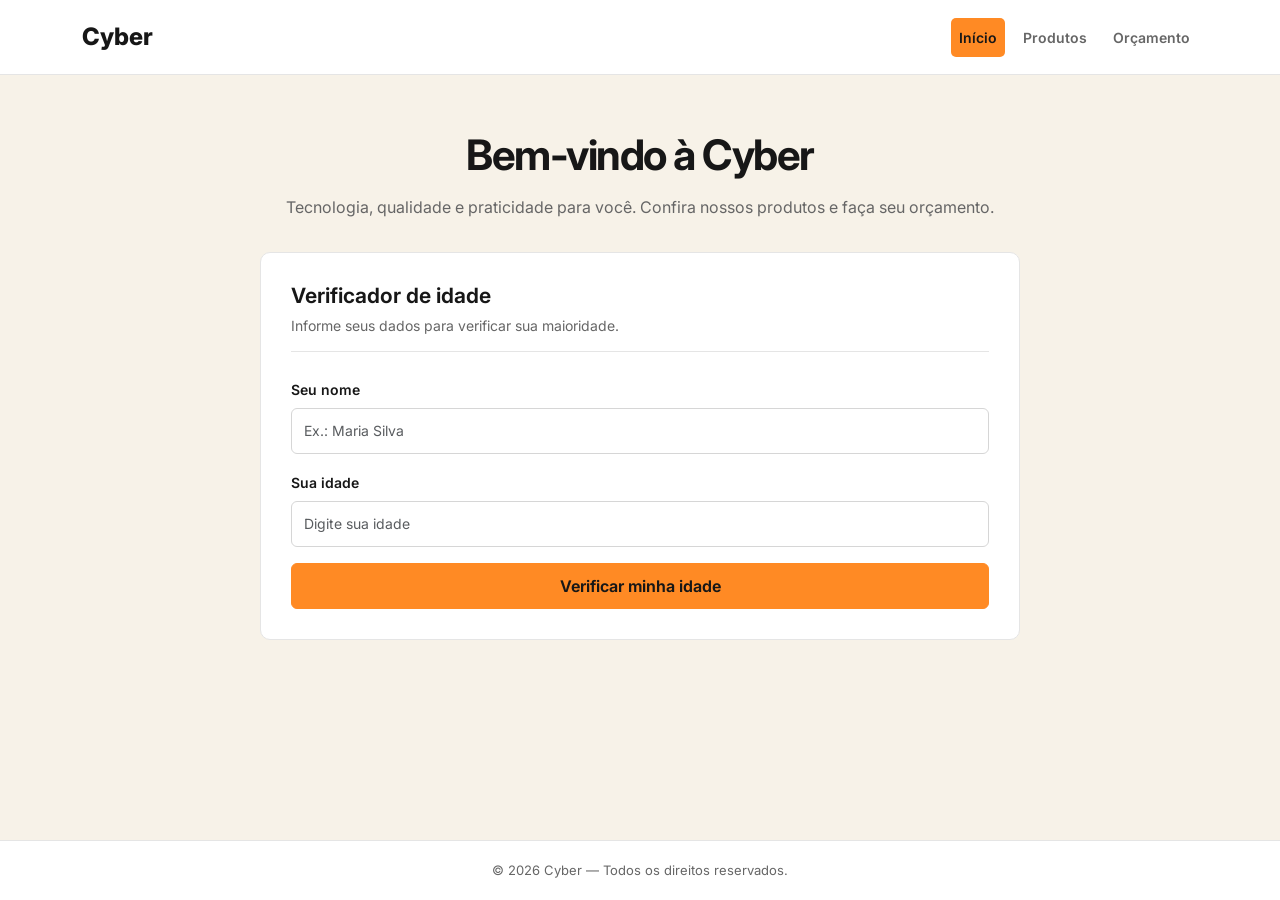
<file: index.html>
<!doctype html>
<html lang="pt-BR">
<head>
  <meta charset="UTF-8">
  <meta name="viewport" content="width=device-width, initial-scale=1.0">
  <meta name="description" content="Cyber - Loja de produtos de informática.">
  <title>Cyber — Início</title>

  <link
    href="https://cdn.jsdelivr.net/npm/bootstrap@5.3.8/dist/css/bootstrap.min.css"
    rel="stylesheet"
  >
  <link rel="stylesheet" href="assets/css/style.css">
  <script src="assets/js/script.js" defer></script>
</head>

<body>
  <nav class="navbar navbar-expand-md">
    <div class="container">
      <a class="navbar-brand" href="index.html">Cyber</a>

      <div class="navbar-nav">
        <a class="nav-link active" href="index.html">Início</a>
        <a class="nav-link" href="produtos.html">Produtos</a>
        <a class="nav-link" href="orcamento.html">Orçamento</a>
      </div>
    </div>
  </nav>

  <main class="container home-main">
    <section class="home-hero">
      <div class="home-intro">
        <h1>Bem-vindo à Cyber</h1>
        <p class="home-lead">
          Tecnologia, qualidade e praticidade para você.
          Confira nossos produtos e faça seu orçamento.
        </p>
      </div>

      <section class="content-card" aria-labelledby="titulo">
        <div class="section-heading">
          <h2 id="titulo">Verificador de idade</h2>
          <p>Informe seus dados para verificar sua maioridade.</p>
        </div>

        <form id="formulario">
          <div class="mb-3">
            <label for="nome" class="form-label">Seu nome</label>
            <input
              type="text"
              id="nome"
              class="form-control"
              placeholder="Ex.: Maria Silva"
              autocomplete="name"
              required
            >
          </div>

          <div class="mb-3">
            <label for="idade" class="form-label">Sua idade</label>
            <input
              type="number"
              id="idade"
              class="form-control"
              placeholder="Digite sua idade"
              min="0"
              step="1"
              required
            >
          </div>

          <button type="submit" class="btn btn-primary w-100">
            Verificar minha idade
          </button>
        </form>

        <div
          id="resultado"
          class="alert d-none mt-3"
          role="status"
          aria-live="polite"
        ></div>
      </section>
    </section>
  </main>

  <footer class="site-footer">
    <div class="container">
      <p>© 2026 Cyber — Todos os direitos reservados.</p>
    </div>
  </footer>
</body>
</html>
</file>
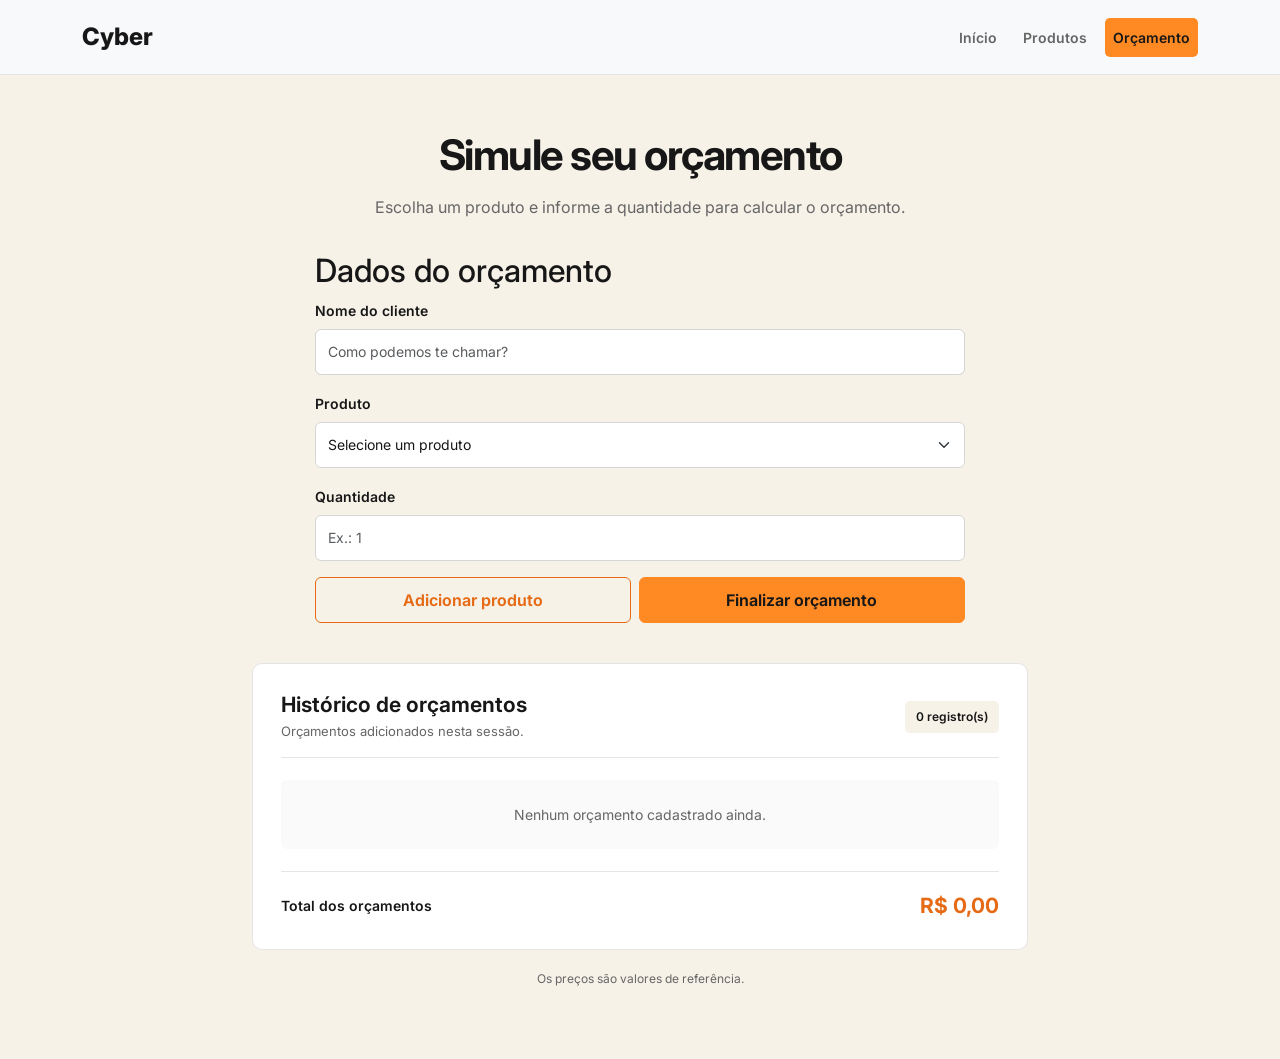
<file: orcamento.html>
<!doctype html>
<html lang="pt-BR">
  <head>
    <meta charset="UTF-8" />
    <meta name="viewport" content="width=device-width, initial-scale=1.0" />
    <title>Cyber — Simulador de Orçamento</title>

    <link
      href="https://cdn.jsdelivr.net/npm/bootstrap@5.3.8/dist/css/bootstrap.min.css"
      rel="stylesheet"
      integrity="sha384-sRIl4kxILFvY47J16cr9ZwB07vP4J8+LH7qKQnuqkuIAvNWLzeN8tE5YBujZqJLB"
      crossorigin="anonymous"
    />
    <link rel="stylesheet" href="assets/css/style.css" />
  </head>
  <body>
  <nav class="navbar navbar-expand-md bg-body-tertiary">
    <div class="container">
      <a class="navbar-brand" href="index.html">Cyber</a>
      <div class="navbar-nav">
        <a class="nav-link" href="index.html">Início</a>
        <a class="nav-link" href="produtos.html">Produtos</a>
        <a class="nav-link active" href="orcamento.html" aria-current="page">
          Orçamento
        </a>
      </div>
    </div>
  </nav>

  <main class="container budget-main">
    <header class="budget-heading">
      <h1>Simule seu orçamento</h1>
      <p>Escolha um produto e informe a quantidade para calcular o orçamento.</p>
    </header>

    <div class="budget-layout">
      <section class="budget-card" aria-labelledby="budget-form-title">
        <div class="budget-card-heading">
          <h2 id="budget-form-title">Dados do orçamento</h2>
        </div>

        <form id="formulario" novalidate>
          <div class="mb-3">
            <label for="nome" class="form-label">Nome do cliente</label>
            <input type="text" id="nome" class="form-control" placeholder="Como podemos te chamar?" autocomplete="name" required />
          </div>

          <div class="mb-3">
            <label for="produto" class="form-label">Produto</label>
            <select id="produto" class="form-select" required>
              <option value="" selected disabled>Selecione um produto</option>
            </select>
          </div>

          <div class="mb-3">
            <label for="quantidade" class="form-label">Quantidade</label>
            <input type="number" id="quantidade" class="form-control" placeholder="Ex.: 1" min="1" step="1" inputmode="numeric" required />
          </div>

          <div class="d-flex gap-2 mt-3">
            <button type="button" id="adicionarProduto" class="btn btn-outline-primary flex-grow-1">
              Adicionar produto
            </button>
            <button type="submit" class="btn btn-primary flex-grow-1">
              Finalizar orçamento
            </button>
          </div>
        </form>

        <div id="carrinhoResumo" class="quote-cart d-none" aria-live="polite">
          <div class="cart-heading">
            <h3>Produtos selecionados</h3>
            <span id="contadorCarrinho">0 itens</span>
          </div>

          <div id="listaCarrinho" class="cart-list"></div>

          <div class="cart-total">
            <span>Subtotal</span>
            <strong id="subtotalCarrinho">R$ 0,00</strong>
          </div>
        </div>

        <div id="resultado" class="alert d-none mt-3" role="status" aria-live="polite"></div>
      </section>

    </div>

    <section class="history-section" aria-labelledby="history-title">
      <div class="history-heading">
        <div>
          <h2 id="history-title">Histórico de orçamentos</h2>
          <p>Orçamentos adicionados nesta sessão.</p>
        </div>
        <span id="totalOrcamentos" class="history-count">0 registro(s)</span>
      </div>

      <div id="listaOrcamentos" class="history-list"></div>

      <div class="history-total">
        <span>Total dos orçamentos</span>
        <strong id="somaOrcamentos">R$ 0,00</strong>
      </div>
    </section>

    <p class="budget-disclaimer">Os preços são valores de referência.</p>
  </main>
   
    <script src="assets/js/orcamento.js"></script>
    <script
      src="https://cdn.jsdelivr.net/npm/bootstrap@5.3.8/dist/js/bootstrap.bundle.min.js"
      integrity="sha384-FKyoEForCGlyvwx9Hj09JcYn3nv7wiPVlz7YYwJrWVcXK/BmnVDxM+D2scQbITxI"
      crossorigin="anonymous"
    ></script>
  </body>
</html>
</file>
<file: assets/css/style.css>
@import url('https://fonts.googleapis.com/css2?family=Inter:wght@400;500;600;700;800&display=swap');

:root {
  --grafite: #171717;
  --laranja: #ff8a24;
  --laranja-escuro: #e66b16;
  --fundo: #f7f2e8;
  --branco: #ffffff;
  --texto: #333333;
  --texto-secundario: #666666;
  --borda: #e5e5e5;
}

* {
  box-sizing: border-box;
}

body {
  margin: 0;
  min-height: 100vh;
  display: flex;
  flex-direction: column;
  color: var(--grafite);
  background: var(--fundo);
  font-family: 'Inter', sans-serif;
}

/* NAVEGAÇÃO */

.navbar {
  padding: 14px 0;
  background: var(--branco);
  border-bottom: 1px solid var(--borda);
}

.navbar .container {
  display: flex;
  align-items: center;
  justify-content: space-between;
}

.navbar-brand {
  color: var(--grafite) !important;
  font-size: 24px;
  font-weight: 800;
}

.navbar-nav {
  display: flex;
  flex-direction: row;
  gap: 10px;
}

.navbar .nav-link {
  padding: 9px 12px;
  color: var(--texto-secundario);
  border-radius: 5px;
  font-size: 14px;
  font-weight: 600;
  transition: 0.2s;
}

.navbar .nav-link:hover,
.navbar .nav-link.active {
  color: var(--grafite);
  background: var(--laranja);
}

/* TÍTULOS */

h1,
h2,
h3 {
  color: var(--grafite);
}

.home-intro,
.catalog-heading,
.budget-heading {
  text-align: center;
}

.home-intro h1,
.catalog-heading h1,
.budget-heading h1 {
  margin-bottom: 14px;
  font-size: clamp(30px, 5vw, 42px);
  font-weight: 700;
  letter-spacing: -1.5px;
}

.home-lead,
.catalog-heading p,
.budget-heading p {
  color: var(--texto-secundario);
  font-size: 16px;
  line-height: 1.7;
}

/* CONTEÚDO PRINCIPAL */

.home-main,
.catalog-main,
.budget-main {
  flex: 1;
  width: min(100% - 32px, 1100px);
  margin: 0 auto;
  padding-top: 55px;
  padding-bottom: 55px;
}

.home-hero {
  max-width: 760px;
  margin: 0 auto;
}

.home-intro,
.budget-heading {
  margin-bottom: 30px;
}

.catalog-heading {
  margin-bottom: 32px;
}

/* FORMULÁRIOS E CARDS */

.content-card {
  padding: 30px;
  background: var(--branco);
  border: 1px solid var(--borda);
  border-radius: 10px;
}

.section-heading {
  margin-bottom: 25px;
  padding-bottom: 15px;
  border-bottom: 1px solid var(--borda);
}

.section-heading h2 {
  margin-bottom: 7px;
  font-size: 21px;
  font-weight: 650;
}

.section-heading p {
  margin: 0;
  color: var(--texto-secundario);
  font-size: 14px;
}

.form-label {
  color: var(--grafite);
  font-size: 14px;
  font-weight: 600;
}

.form-control,
.form-select {
  min-height: 46px;
  padding: 10px 12px;
  color: var(--grafite);
  background-color: var(--branco);
  border: 1px solid #d6d6d6;
  border-radius: 6px;
  font-family: inherit;
  font-size: 14px;
}

.form-control:focus,
.form-select:focus {
  border-color: var(--laranja-escuro);
  box-shadow: 0 0 0 4px rgb(230 107 22 / 15%);
}

/* BOTÕES */

.btn-primary {
  min-height: 46px;
  color: var(--grafite);
  background: var(--laranja);
  border: 1px solid var(--laranja);
  border-radius: 6px;
  font-weight: 650;
  transition: 0.2s;
}

.btn-primary:hover {
  color: var(--branco);
  background: var(--grafite);
  border-color: var(--grafite);
}

.btn:focus-visible {
  outline: 3px solid rgb(230 107 22 / 40%);
  outline-offset: 3px;
}

/* RESULTADOS */

#resultado {
  padding: 15px;
  border-radius: 7px;
  font-size: 14px;
  line-height: 1.6;
}

#resultado.alert-success {
  color: #166534;
  background: #f0fdf4;
  border-color: #bbf7d0;
}

#resultado.alert-danger {
  color: #991b1b;
  background: #fef2f2;
  border-color: #fecaca;
}

#resultado.alert-warning {
  color: #854d0e;
  background: #fefce8;
  border-color: #fde68a;
}

/* CATÁLOGO */

.filter-section {
  margin-bottom: 22px;
  padding: 22px;
  background: var(--branco);
  border: 1px solid var(--borda);
  border-radius: 9px;
}

.product-form-card {
  margin-bottom: 24px;
}

.product-form-card textarea.form-control {
  min-height: auto;
}

.product-preview {
  width: min(100%, 220px);
  height: 130px;
  object-fit: cover;
  border: 1px solid var(--borda);
  border-radius: 7px;
}

.catalog-counter {
  margin-bottom: 20px;
  color: var(--texto-secundario);
  font-size: 14px;
}

.product-card {
  height: 100%;
  overflow: hidden;
  background: var(--branco);
  border: 1px solid var(--borda);
  border-radius: 8px;
  transition: border-color 0.2s;
}

.product-card:hover {
  border-color: var(--laranja-escuro);
}

.product-visual {
  display: flex;
  height: 210px;
  align-items: center;
  justify-content: center;
  padding: 18px;
  background: #f5f5f5;
  color: var(--texto-secundario);
  font-size: 13px;
}

.product-visual img {
  width: 100%;
  height: 100%;
  object-fit: contain;
}

.product-card .card-body {
  padding: 20px;
}

.card-category {
  color: #a94f00;
  font-size: 12px;
  font-weight: 700;
  text-transform: uppercase;
}

.product-card .card-title {
  margin: 9px 0;
  font-size: 17px;
  font-weight: 650;
}

.product-description {
  min-height: 60px;
  color: var(--texto-secundario);
  font-size: 13px;
  line-height: 1.6;
}

.card-price {
  margin: 12px 0 0;
  color: var(--grafite);
  font-size: 18px;
  font-weight: 700;
}

.catalog-note {
  margin-top: 30px;
  color: var(--texto-secundario);
  font-size: 13px;
  text-align: center;
}

/* HISTÓRICO DE ORÇAMENTOS */

.history-section {
  margin-top: 40px;
  padding: 28px;
  background: var(--branco);
  border: 1px solid var(--borda);
  border-radius: 10px;
}

.history-heading {
  display: flex;
  align-items: center;
  justify-content: space-between;
  gap: 15px;
  margin-bottom: 22px;
  padding-bottom: 15px;
  border-bottom: 1px solid var(--borda);
}

.history-heading h2 {
  margin-bottom: 5px;
  font-size: 21px;
  font-weight: 650;
}

.history-heading p {
  margin: 0;
  color: var(--texto-secundario);
  font-size: 13px;
}

.history-count {
  padding: 7px 11px;
  color: var(--grafite);
  background: var(--fundo);
  border-radius: 5px;
  font-size: 12px;
  font-weight: 600;
}

.history-list {
  display: flex;
  flex-direction: column;
  gap: 14px;
}

.history-item {
  display: flex;
  align-items: center;
  justify-content: space-between;
  gap: 18px;
  padding: 18px;
  border: 1px solid var(--borda);
  border-radius: 7px;
}

.history-info {
  min-width: 0;
}

.history-info h3 {
  margin-bottom: 10px;
  font-size: 16px;
  font-weight: 700;
}

.history-info p {
  margin-bottom: 5px;
  color: var(--texto-secundario);
  font-size: 13px;
}

.history-price {
  display: block;
  margin-top: 10px;
  color: var(--grafite);
  font-size: 15px;
}

.history-item .btn {
  flex-shrink: 0;
}

.empty-history {
  margin: 0;
  padding: 24px;
  color: var(--texto-secundario);
  background: #fafafa;
  border-radius: 6px;
  font-size: 14px;
  text-align: center;
}

.history-total {
  display: flex;
  align-items: center;
  justify-content: space-between;
  gap: 15px;
  margin-top: 22px;
  padding-top: 18px;
  border-top: 1px solid var(--borda);
}

.history-total span {
  font-size: 14px;
  font-weight: 600;
}

.history-total strong {
  color: var(--laranja-escuro);
  font-size: 21px;
}

/* ORÇAMENTO */

.budget-main {
  max-width: 800px;
}

.budget-card {
  max-width: 650px;
  margin: 0 auto;
}

#adicionarProduto {
  color: var(--laranja-escuro);
  border-color: var(--laranja-escuro);
  font-weight: 650;
}

#adicionarProduto:hover {
  color: var(--branco);
  background: var(--laranja-escuro);
}

.quote-cart {
  margin-top: 24px;
  padding: 18px;
  background: #fafafa;
  border: 1px solid var(--borda);
  border-radius: 8px;
}

.cart-heading,
.cart-total {
  display: flex;
  align-items: center;
  justify-content: space-between;
  gap: 12px;
}

.cart-heading {
  margin-bottom: 14px;
}

.cart-heading h3 {
  margin: 0;
  font-size: 16px;
  font-weight: 700;
}

.cart-heading span {
  color: var(--texto-secundario);
  font-size: 12px;
}

.cart-list {
  display: flex;
  flex-direction: column;
  gap: 10px;
}

.cart-item {
  display: flex;
  align-items: center;
  justify-content: space-between;
  gap: 12px;
  padding: 12px;
  background: var(--branco);
  border: 1px solid var(--borda);
  border-radius: 6px;
}

.cart-item-info {
  min-width: 0;
}

.cart-item-info strong {
  display: block;
  margin-bottom: 4px;
  font-size: 13px;
}

.cart-item-info span {
  color: var(--texto-secundario);
  font-size: 12px;
}

.cart-empty {
  margin: 0;
  color: var(--texto-secundario);
  font-size: 13px;
}

.cart-total {
  margin-top: 14px;
  padding-top: 14px;
  border-top: 1px solid var(--borda);
}

.cart-total span {
  font-size: 13px;
  font-weight: 600;
}

.cart-total strong {
  color: var(--laranja-escuro);
  font-size: 17px;
}

.budget-disclaimer {
  margin-top: 20px;
  color: var(--texto-secundario);
  font-size: 12px;
  text-align: center;
}

/* RODAPÉ */

.site-footer {
  margin-top: auto;
  padding: 20px 0;
  background: var(--branco);
  border-top: 1px solid var(--borda);
}

.site-footer p {
  margin: 0;
  color: var(--texto-secundario);
  font-size: 13px;
  text-align: center;
}

/* RESPONSIVIDADE */

@media (max-width: 576px) {
  .navbar {
    padding: 12px 0;
  }

  .navbar .container {
    flex-wrap: wrap;
    gap: 10px;
  }

  .navbar-brand {
    font-size: 21px;
  }

  .navbar-nav {
    gap: 2px;
  }

  .navbar .nav-link {
    padding: 8px !important;
    font-size: 12px;
  }

  .home-main,
  .catalog-main,
  .budget-main {
    width: calc(100% - 28px);
    padding-top: 35px;
    padding-bottom: 40px;
  }

  .home-intro h1,
  .catalog-heading h1,
  .budget-heading h1 {
    font-size: 30px;
  }

  .home-lead,
  .catalog-heading p,
  .budget-heading p {
    font-size: 14px;
  }

  .content-card,
  .history-section {
    padding: 20px 16px;
  }

  .product-visual {
    height: 180px;
  }

  .history-heading {
    align-items: flex-start;
    flex-direction: column;
  }

  .history-item {
    align-items: flex-start;
    flex-direction: column;
  }

  .history-item .btn {
    width: 100%;
  }

  .history-total {
    align-items: flex-start;
    flex-direction: column;
  }

  .history-total strong {
    font-size: 19px;
  }
}

@media (prefers-reduced-motion: reduce) {
  *,
  *::before,
  *::after {
    scroll-behavior: auto !important;
    transition: none !important;
  }
}
</file>
